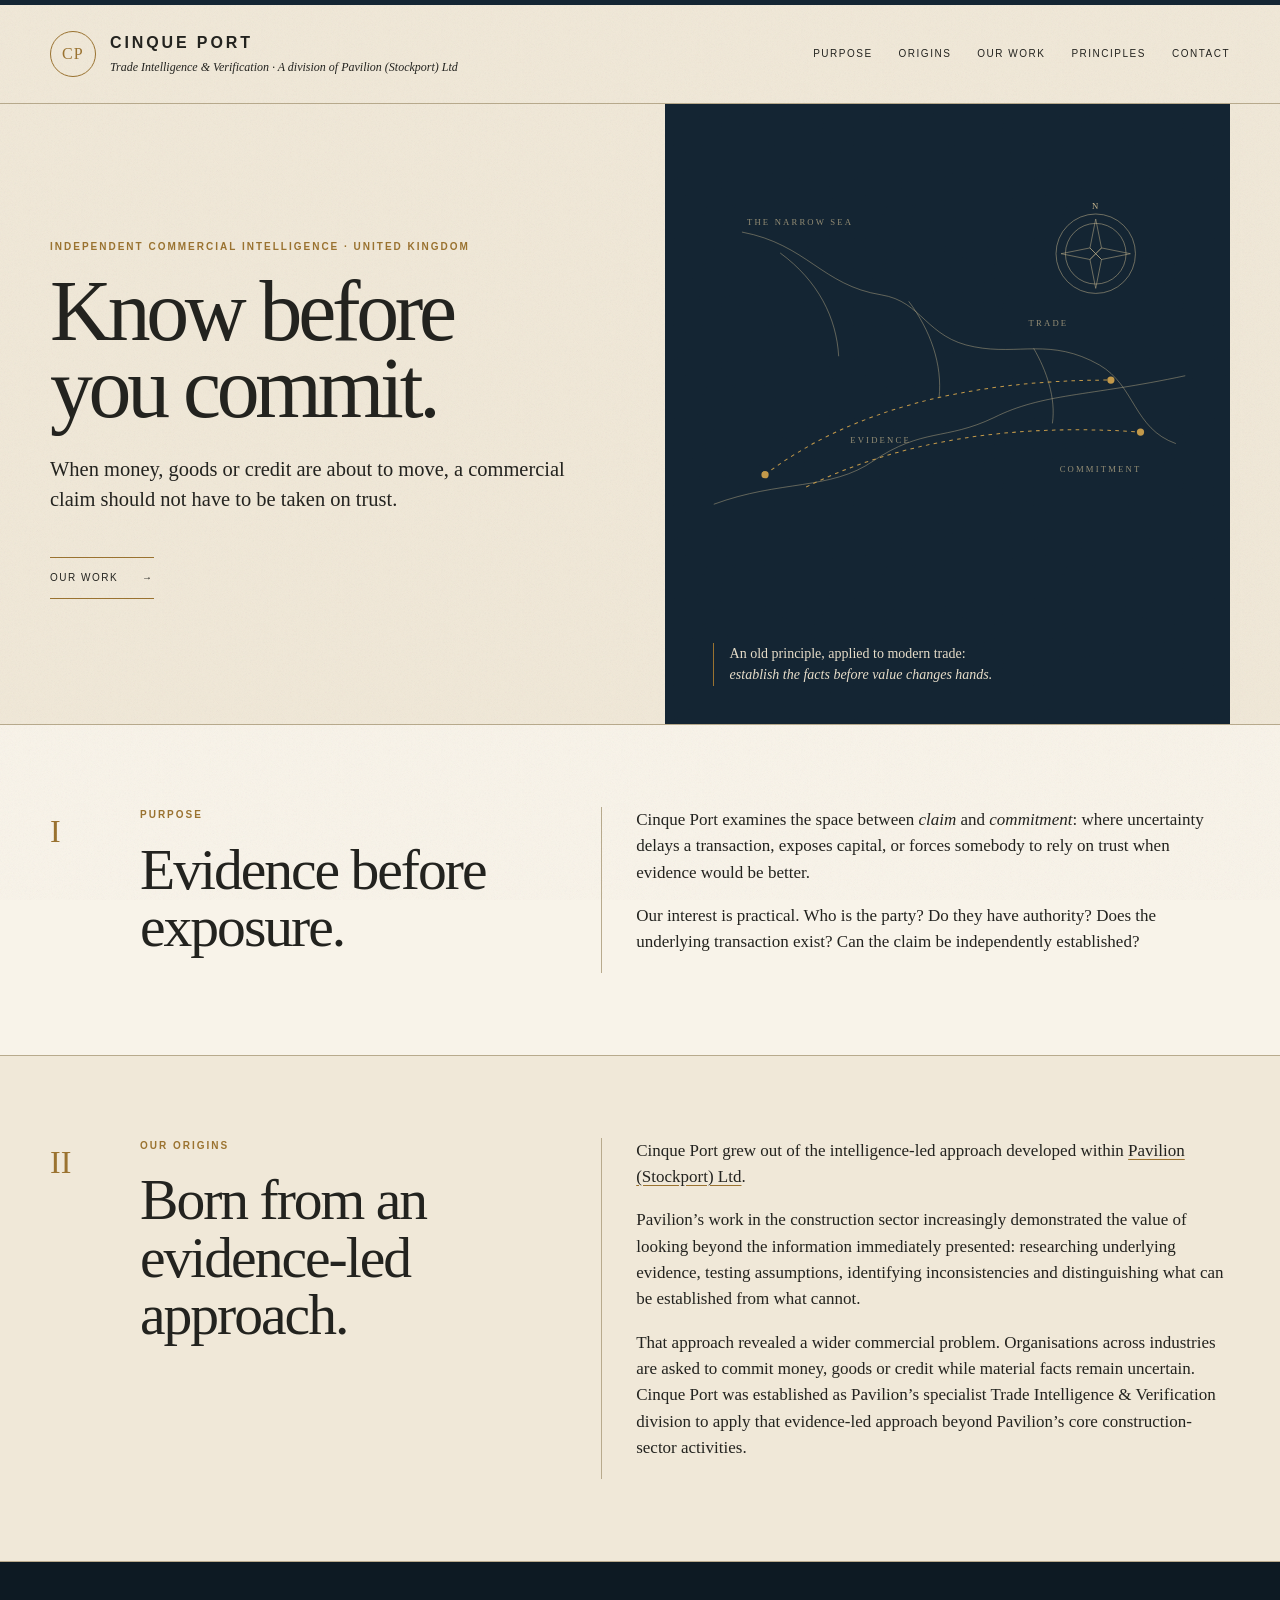
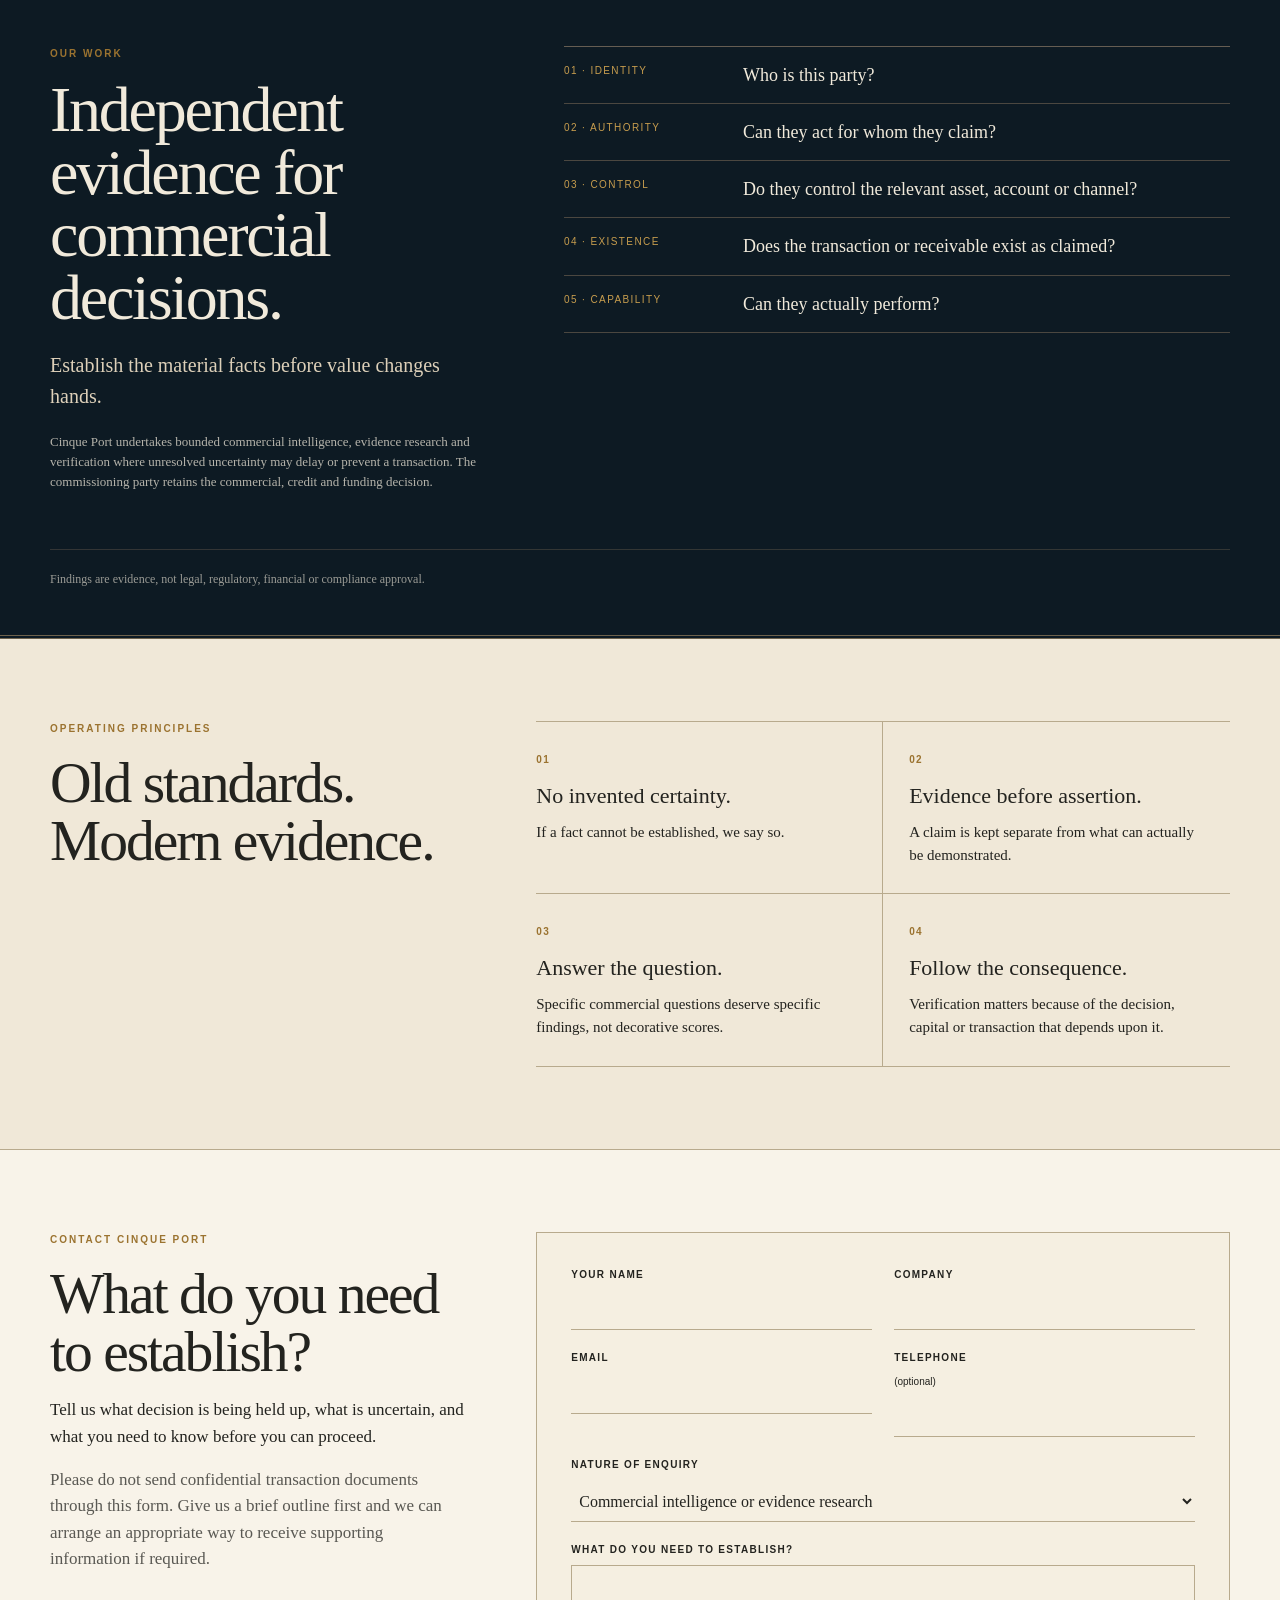
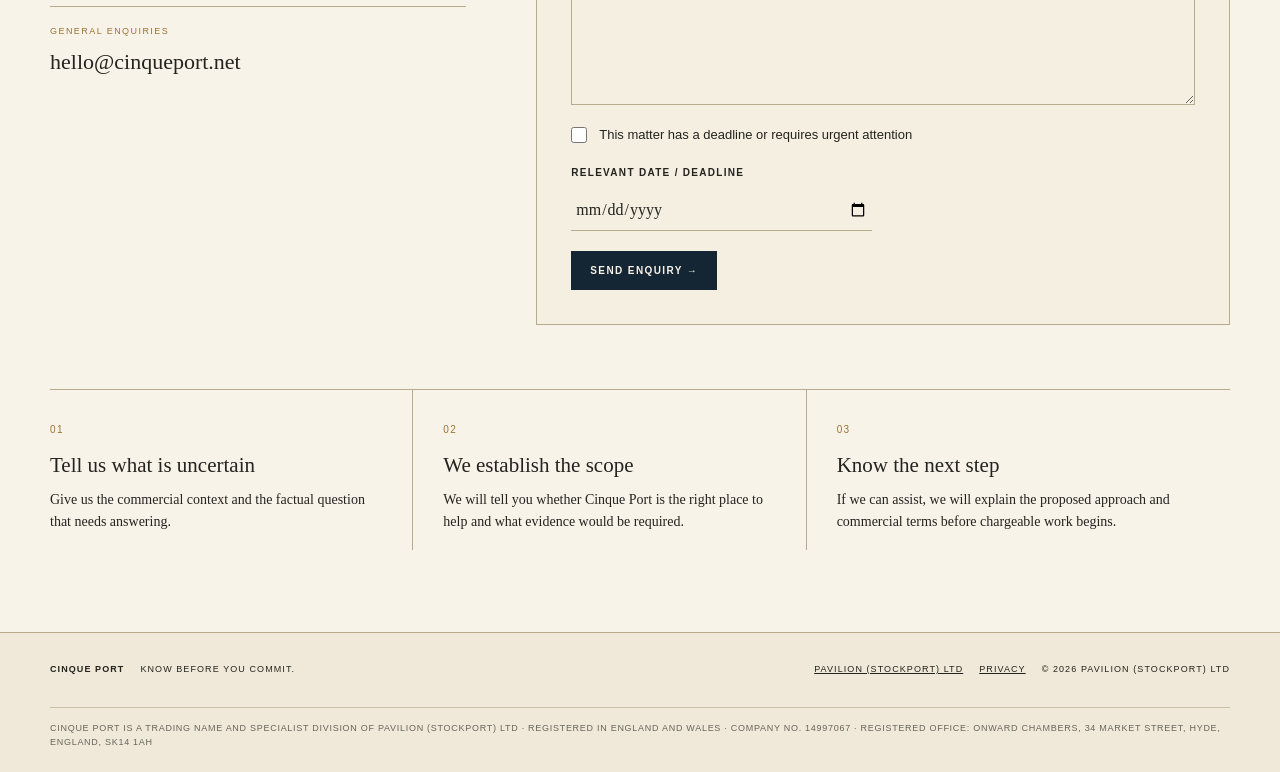
<file: index.html>
<!doctype html>
<html lang="en-GB">
<head>
<meta charset="utf-8">
<meta name="viewport" content="width=device-width,initial-scale=1">
<meta name="description" content="Cinque Port — independent commercial intelligence and evidence verification. A division of Pavilion (Stockport) Ltd.">
<title>Cinque Port — Know before you commit.</title>
<link rel="stylesheet" href="styles.css?v=5">
</head>
<body>
<header class="masthead">
  <div class="shell masthead-inner">
    <a class="wordmark" href="#top" aria-label="Cinque Port home">
      <span class="seal">CP</span>
      <span><b>CINQUE PORT</b><small>Trade Intelligence &amp; Verification · A division of Pavilion (Stockport) Ltd</small></span>
    </a>
    <nav><a href="#purpose">Purpose</a><a href="#origins">Origins</a><a href="#work">Our work</a><a href="#principles">Principles</a><a href="#contact">Contact</a></nav>
  </div>
</header>

<main id="top">
<section class="hero">
  <div class="shell hero-grid">
    <div class="hero-copy">
      <p class="kicker">Independent commercial intelligence · United Kingdom</p>
      <h1>Know before<br>you commit.</h1>
      <p class="standfirst">When money, goods or credit are about to move, a commercial claim should not have to be taken on trust.</p>
      <a class="cta" href="#work">Our work <span>→</span></a>
    </div>
    <div class="chart" aria-hidden="true">
      <svg viewBox="0 0 700 620">
        <g class="coast">
          <path d="M65 58 C155 75 176 132 258 145 C315 154 320 205 387 217 C448 229 493 204 560 242 C610 271 607 330 666 351"/>
          <path d="M26 435 C118 401 188 416 247 375 C315 329 347 347 414 315 C482 281 543 286 679 257"/>
          <path d="M118 87 C171 126 196 177 199 230 M296 154 C326 194 343 241 338 288 M469 219 C487 250 500 288 495 323"/>
        </g>
        <g class="routes"><path d="M97 394 Q270 263 576 263"/><path d="M154 411 Q347 316 617 335"/><circle cx="97" cy="394" r="5"/><circle cx="576" cy="263" r="5"/><circle cx="617" cy="335" r="5"/></g>
        <g class="labels"><text x="72" y="48">THE NARROW SEA</text><text x="462" y="188">TRADE</text><text x="215" y="350">EVIDENCE</text><text x="505" y="390">COMMITMENT</text></g>
        <g class="compass" transform="translate(555 88)"><circle r="55"/><circle r="42"/><path d="M0-48 L8-8 0 0 -8-8Z M48 0 L8 8 0 0 8-8Z M0 48 L-8 8 0 0 8 8Z M-48 0 L-8-8 0 0-8 8Z"/><text x="-5" y="-62">N</text></g>
      </svg>
      <p class="chart-note">An old principle, applied to modern trade:<br><em>establish the facts before value changes hands.</em></p>
    </div>
  </div>
</section>

<section id="purpose" class="light-section">
  <div class="shell section-grid">
    <div class="folio">I</div>
    <div class="section-title"><p class="kicker">Purpose</p><h2>Evidence before exposure.</h2></div>
    <div class="section-copy"><p>Cinque Port examines the space between <em>claim</em> and <em>commitment</em>: where uncertainty delays a transaction, exposes capital, or forces somebody to rely on trust when evidence would be better.</p><p>Our interest is practical. Who is the party? Do they have authority? Does the underlying transaction exist? Can the claim be independently established?</p></div>
  </div>
</section>

<section id="origins" class="light-section alt"><div class="shell section-grid"><div class="folio">II</div><div class="section-title"><p class="kicker">Our origins</p><h2>Born from an evidence-led approach.</h2></div><div class="section-copy"><p>Cinque Port grew out of the intelligence-led approach developed within <a href="https://pspt.ltd/" rel="noopener">Pavilion (Stockport) Ltd</a>.</p><p>Pavilion’s work in the construction sector increasingly demonstrated the value of looking beyond the information immediately presented: researching underlying evidence, testing assumptions, identifying inconsistencies and distinguishing what can be established from what cannot.</p><p>That approach revealed a wider commercial problem. Organisations across industries are asked to commit money, goods or credit while material facts remain uncertain. Cinque Port was established as Pavilion’s specialist Trade Intelligence &amp; Verification division to apply that evidence-led approach beyond Pavilion’s core construction-sector activities.</p></div></div></section>

<section id="work" class="dark-section">
  <div class="shell trail-layout">
    <div class="trail-intro">
      <p class="kicker">Our work</p>
      <h2>Independent evidence for commercial decisions.</h2>
      <p class="lead">Establish the material facts before value changes hands.</p>
      <p class="small-note">Cinque Port undertakes bounded commercial intelligence, evidence research and verification where unresolved uncertainty may delay or prevent a transaction. The commissioning party retains the commercial, credit and funding decision.</p>
    </div>
    <div class="questions">
      <div><span>01 · Identity</span><strong>Who is this party?</strong></div>
      <div><span>02 · Authority</span><strong>Can they act for whom they claim?</strong></div>
      <div><span>03 · Control</span><strong>Do they control the relevant asset, account or channel?</strong></div>
      <div><span>04 · Existence</span><strong>Does the transaction or receivable exist as claimed?</strong></div>
      <div><span>05 · Capability</span><strong>Can they actually perform?</strong></div>
    </div>
  </div>
  <div class="shell legal-note">Findings are evidence, not legal, regulatory, financial or compliance approval.</div>
</section>

<section id="principles" class="light-section alt">
  <div class="shell principles-layout">
    <div class="section-title"><p class="kicker">Operating principles</p><h2>Old standards.<br>Modern evidence.</h2></div>
    <div class="principle-grid">
      <article><b>01</b><h3>No invented certainty.</h3><p>If a fact cannot be established, we say so.</p></article>
      <article><b>02</b><h3>Evidence before assertion.</h3><p>A claim is kept separate from what can actually be demonstrated.</p></article>
      <article><b>03</b><h3>Answer the question.</h3><p>Specific commercial questions deserve specific findings, not decorative scores.</p></article>
      <article><b>04</b><h3>Follow the consequence.</h3><p>Verification matters because of the decision, capital or transaction that depends upon it.</p></article>
    </div>
  </div>
</section>

<section id="contact" class="contact-section">
  <div class="shell contact-layout contact-layout-form">
    <div class="contact-intro">
      <p class="kicker">Contact Cinque Port</p>
      <h2>What do you need to establish?</h2>
      <p>Tell us what decision is being held up, what is uncertain, and what you need to know before you can proceed.</p>
      <p class="small-note">Please do not send confidential transaction documents through this form. Give us a brief outline first and we can arrange an appropriate way to receive supporting information if required.</p>
      <div class="direct-contact">
        <span>General enquiries</span>
        <a href="mailto:hello@cinqueport.net">hello@cinqueport.net</a>
      </div>
    </div>
    <form class="cp-form" action="/contact-handler.php" method="post">
      <label>Your name<input name="name" required></label>
      <label>Company<input name="company"></label>
      <label>Email<input type="email" name="email" required></label>
      <label>Telephone <span>(optional)</span><input type="tel" name="telephone"></label>
      <label class="full">Nature of enquiry
        <select name="interest">
          <option>Commercial intelligence or evidence research</option>
          <option>Verification of a commercial claim</option>
          <option>Receivable or transaction verification</option>
          <option>Counterparty, authority or identity checks</option>
          <option>Research conversation</option>
          <option>Something else / Not sure</option>
        </select>
      </label>
      <label class="full">What do you need to establish?<textarea name="message" required></textarea></label>
      <label class="full check"><input type="checkbox" name="urgent" value="yes"> This matter has a deadline or requires urgent attention</label>
      <label>Relevant date / deadline<input type="date" name="deadline"></label>
      <div></div>
      <button class="form-button" type="submit">Send enquiry →</button>
    </form>
  </div>
  <div class="shell next-steps">
    <div><span>01</span><h3>Tell us what is uncertain</h3><p>Give us the commercial context and the factual question that needs answering.</p></div>
    <div><span>02</span><h3>We establish the scope</h3><p>We will tell you whether Cinque Port is the right place to help and what evidence would be required.</p></div>
    <div><span>03</span><h3>Know the next step</h3><p>If we can assist, we will explain the proposed approach and commercial terms before chargeable work begins.</p></div>
  </div>
</section>
</main>

<footer><div class="shell footer-inner"><div><b>CINQUE PORT</b><span>Know before you commit.</span></div><div><a href="https://pspt.ltd/" rel="noopener">Pavilion (Stockport) Ltd</a><a href="privacy.html">Privacy</a><span>© <span id="year"></span> Pavilion (Stockport) Ltd</span></div></div><div class="shell corporate-note">Cinque Port is a trading name and specialist division of Pavilion (Stockport) Ltd · Registered in England and Wales · Company No. 14997067 · Registered office: Onward Chambers, 34 Market Street, Hyde, England, SK14 1AH</div></footer>
<script src="script.js?v=5"></script>
<!-- CINQUE PORT BUILD 5 · PAVILION DIVISION -->
</body>
</html>
</file>
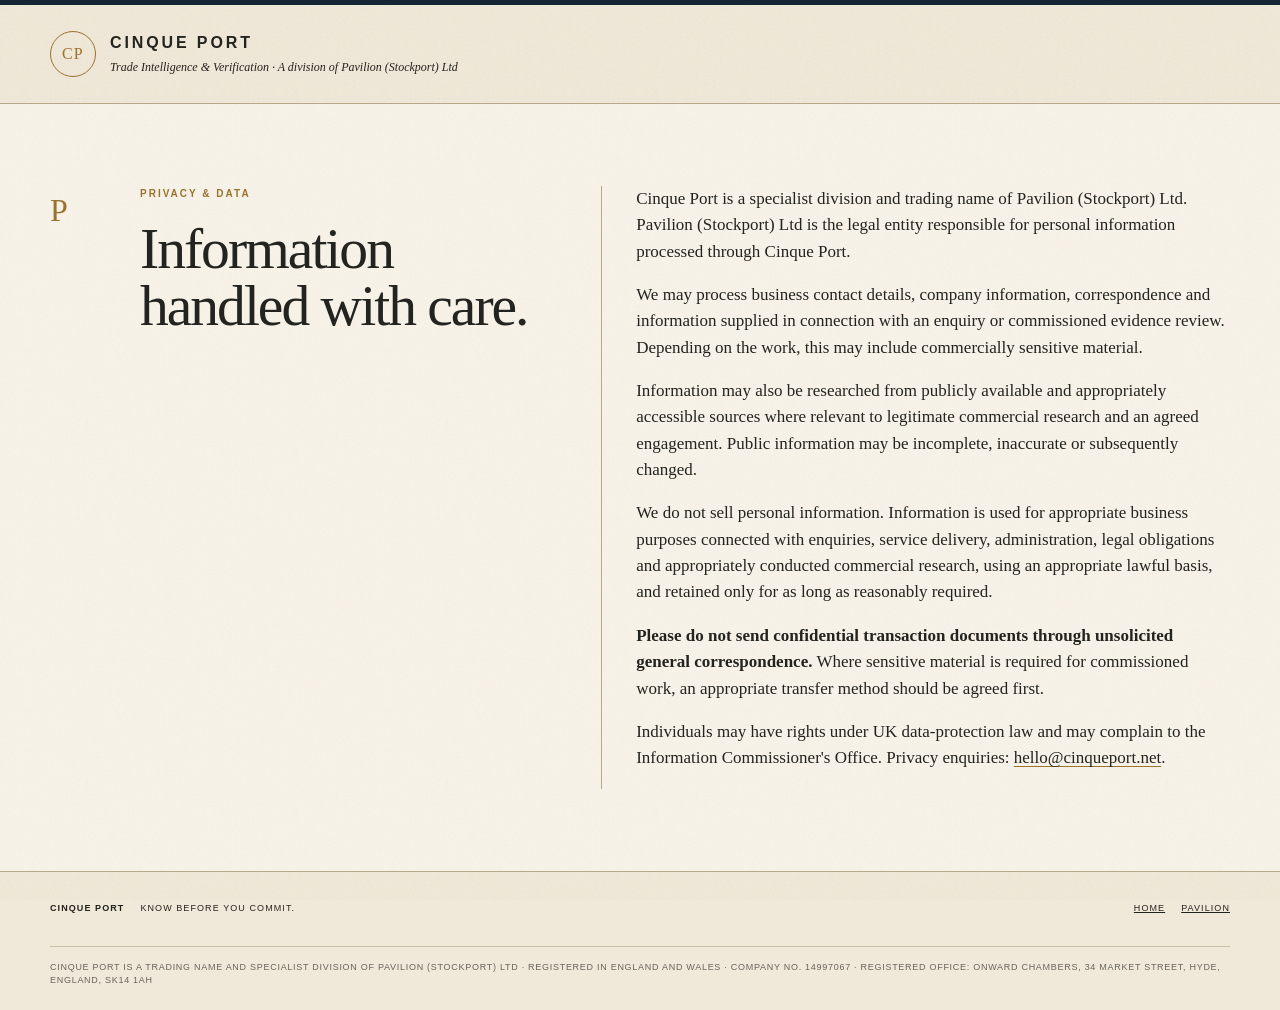
<file: privacy.html>
<!doctype html><html lang="en-GB"><head><meta charset="utf-8"><meta name="viewport" content="width=device-width,initial-scale=1"><meta name="description" content="Privacy information for Cinque Port, a division of Pavilion (Stockport) Ltd."><title>Privacy — Cinque Port</title><link rel="stylesheet" href="styles.css?v=4"></head><body><header class="masthead"><div class="shell masthead-inner"><a class="wordmark" href="index.html"><span class="seal">CP</span><span><b>CINQUE PORT</b><small>Trade Intelligence &amp; Verification · A division of Pavilion (Stockport) Ltd</small></span></a></div></header><main><section class="light-section" style="min-height:65vh"><div class="shell section-grid"><div class="folio">P</div><div class="section-title"><p class="kicker">Privacy &amp; data</p><h2>Information handled with care.</h2></div><div class="section-copy"><p>Cinque Port is a specialist division and trading name of Pavilion (Stockport) Ltd. Pavilion (Stockport) Ltd is the legal entity responsible for personal information processed through Cinque Port.</p><p>We may process business contact details, company information, correspondence and information supplied in connection with an enquiry or commissioned evidence review. Depending on the work, this may include commercially sensitive material.</p><p>Information may also be researched from publicly available and appropriately accessible sources where relevant to legitimate commercial research and an agreed engagement. Public information may be incomplete, inaccurate or subsequently changed.</p><p>We do not sell personal information. Information is used for appropriate business purposes connected with enquiries, service delivery, administration, legal obligations and appropriately conducted commercial research, using an appropriate lawful basis, and retained only for as long as reasonably required.</p><p><strong>Please do not send confidential transaction documents through unsolicited general correspondence.</strong> Where sensitive material is required for commissioned work, an appropriate transfer method should be agreed first.</p><p>Individuals may have rights under UK data-protection law and may complain to the Information Commissioner's Office. Privacy enquiries: <a href="mailto:hello@cinqueport.net">hello@cinqueport.net</a>.</p></div></div></section></main><footer><div class="shell footer-inner"><div><b>CINQUE PORT</b><span>Know before you commit.</span></div><div><a href="index.html">Home</a><a href="https://pspt.ltd/" rel="noopener">Pavilion</a></div></div><div class="shell corporate-note">Cinque Port is a trading name and specialist division of Pavilion (Stockport) Ltd · Registered in England and Wales · Company No. 14997067 · Registered office: Onward Chambers, 34 Market Street, Hyde, England, SK14 1AH</div></footer></body></html>
</file>
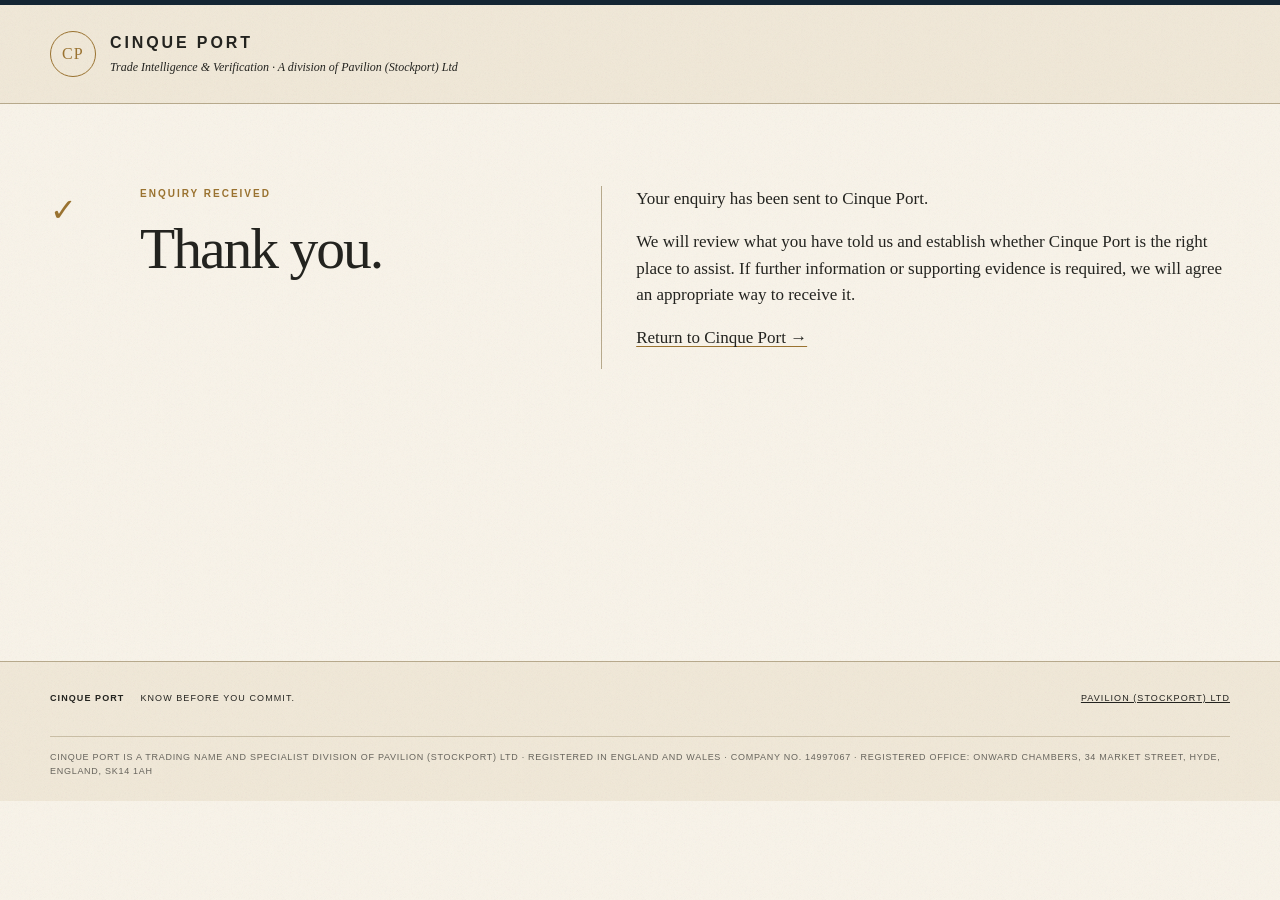
<file: thank-you.html>
<!doctype html><html lang="en-GB"><head><meta charset="utf-8"><meta name="viewport" content="width=device-width,initial-scale=1"><meta name="description" content="Thank you for contacting Cinque Port."><title>Thank you — Cinque Port</title><link rel="stylesheet" href="styles.css?v=5"></head><body><header class="masthead"><div class="shell masthead-inner"><a class="wordmark" href="index.html"><span class="seal">CP</span><span><b>CINQUE PORT</b><small>Trade Intelligence &amp; Verification · A division of Pavilion (Stockport) Ltd</small></span></a></div></header><main><section class="light-section" style="min-height:62vh"><div class="shell section-grid"><div class="folio">✓</div><div class="section-title"><p class="kicker">Enquiry received</p><h2>Thank you.</h2></div><div class="section-copy"><p>Your enquiry has been sent to Cinque Port.</p><p>We will review what you have told us and establish whether Cinque Port is the right place to assist. If further information or supporting evidence is required, we will agree an appropriate way to receive it.</p><p><a href="index.html">Return to Cinque Port →</a></p></div></div></section></main><footer><div class="shell footer-inner"><div><b>CINQUE PORT</b><span>Know before you commit.</span></div><div><a href="https://pspt.ltd/" rel="noopener">Pavilion (Stockport) Ltd</a></div></div><div class="shell corporate-note">Cinque Port is a trading name and specialist division of Pavilion (Stockport) Ltd · Registered in England and Wales · Company No. 14997067 · Registered office: Onward Chambers, 34 Market Street, Hyde, England, SK14 1AH</div></footer></body></html>
</file>
<file: styles.css>
:root{--navy:#142533;--deep:#0d1a23;--ink:#23231f;--paper:#f0e8d8;--cream:#f8f3e9;--gold:#9b7330;--rule:#b8aa8d;--serif:Georgia,"Times New Roman",serif;--sans:Arial,Helvetica,sans-serif}
*{box-sizing:border-box}html{scroll-behavior:smooth}body{margin:0;color:var(--ink);background:var(--cream);font-family:var(--serif);line-height:1.55}
body:after{content:"";position:fixed;inset:0;pointer-events:none;opacity:.055;background-image:url("data:image/svg+xml,%3Csvg xmlns='http://www.w3.org/2000/svg' width='180' height='180'%3E%3Cfilter id='n'%3E%3CfeTurbulence baseFrequency='.72' numOctaves='4' stitchTiles='stitch'/%3E%3C/filter%3E%3Crect width='100%25' height='100%25' filter='url(%23n)'/%3E%3C/svg%3E");mix-blend-mode:multiply}
.shell{width:min(1180px,calc(100% - 48px));margin:0 auto}
.masthead{background:var(--paper);border-top:5px solid var(--navy);border-bottom:1px solid var(--rule)}
.masthead-inner{min-height:98px;display:flex;align-items:center;justify-content:space-between;gap:30px}
.wordmark{display:flex;align-items:center;gap:14px;color:inherit;text-decoration:none}.seal{width:46px;height:46px;border:1px solid var(--gold);border-radius:50%;display:grid;place-items:center;color:var(--gold);font-size:16px;letter-spacing:.08em}.wordmark b{display:block;font-family:var(--sans);font-size:16px;letter-spacing:.18em}.wordmark small{display:block;font-size:12px;font-style:italic;margin-top:2px}
nav{display:flex;gap:26px;flex-wrap:wrap}nav a{font-family:var(--sans);font-size:10px;letter-spacing:.15em;text-transform:uppercase;text-decoration:none;color:inherit}nav a:hover{color:var(--gold)}
.hero{background:var(--paper);border-bottom:1px solid var(--rule)}.hero-grid{display:grid;grid-template-columns:minmax(0,1fr) minmax(0,.92fr);min-height:620px}.hero-copy{padding:88px 64px 78px 0;align-self:center}.kicker{margin:0 0 18px;font-family:var(--sans);font-size:10px;font-weight:700;letter-spacing:.2em;text-transform:uppercase;color:var(--gold)}
h1,h2,h3{font-weight:400;margin:0}h1{font-size:clamp(60px,6.7vw,104px);line-height:.9;letter-spacing:-.05em;margin-bottom:28px}.standfirst{max-width:620px;font-size:clamp(18px,1.6vw,23px);line-height:1.45}.cta{display:inline-flex;gap:24px;margin-top:22px;padding:12px 0;border-top:1px solid var(--gold);border-bottom:1px solid var(--gold);font-family:var(--sans);font-size:10px;letter-spacing:.15em;text-transform:uppercase;color:inherit;text-decoration:none}
.chart{position:relative;min-width:0;background:var(--navy);color:#d4c29b;overflow:hidden;padding:30px}.chart svg{display:block;width:100%;height:100%;min-height:520px}.coast path{fill:none;stroke:#c7b78f;stroke-width:1.1;opacity:.55}.routes path{fill:none;stroke:#c49a4a;stroke-width:1.4;stroke-dasharray:5 6}.routes circle{fill:#c49a4a}.labels text{fill:#c7b78f;font-family:Georgia,serif;font-size:12px;letter-spacing:3px;opacity:.72}.compass circle,.compass path{fill:none;stroke:#c7b78f;stroke-width:1;opacity:.7}.compass text{fill:#c7b78f;font-size:12px}.chart-note{position:absolute;left:48px;bottom:38px;margin:0;padding-left:16px;border-left:1px solid var(--gold);font-size:14px;color:#e9dfcb}
.light-section{padding:82px 0;background:var(--cream);border-bottom:1px solid var(--rule)}.light-section.alt{background:var(--paper)}.section-grid{display:grid;grid-template-columns:48px minmax(260px,.8fr) minmax(0,1.2fr);gap:42px;align-items:start}.folio{font-size:32px;color:var(--gold)}.section-title h2,.contact-layout h2{font-size:clamp(40px,4.5vw,64px);line-height:1;letter-spacing:-.035em}.section-copy{min-width:0;border-left:1px solid var(--rule);padding-left:34px;font-size:17px;max-width:740px}.section-copy p:first-child{margin-top:0}
.dark-section{padding:84px 0 26px;background:var(--deep);color:#f1eadb;border-bottom:4px double #6e624c}.trail-layout{display:grid;grid-template-columns:minmax(0,.9fr) minmax(0,1.35fr);gap:70px;align-items:start}.trail-intro{min-width:0}.trail-intro h2{font-size:clamp(46px,5vw,72px);line-height:.98;letter-spacing:-.035em}.lead{font-size:20px;color:#ddd0b9;max-width:420px}.small-note{font-size:13px;opacity:.74;max-width:520px}.questions{min-width:0;border-top:1px solid #655d52}.questions>div{display:grid;grid-template-columns:155px minmax(0,1fr);gap:24px;align-items:start;padding:16px 0;border-bottom:1px solid #4b4740}.questions span{font-family:var(--sans);font-size:10px;letter-spacing:.14em;text-transform:uppercase;color:#c79d4e}.questions strong{font-size:18px;font-weight:400;line-height:1.35}.legal-note{margin-top:44px;padding:20px 0;border-top:1px solid #4b4740;font-size:12px;opacity:.62}
.principles-layout{display:grid;grid-template-columns:minmax(280px,.75fr) minmax(0,1.25fr);gap:70px;align-items:start}.principle-grid{min-width:0;display:grid;grid-template-columns:1fr 1fr;border-top:1px solid var(--rule)}.principle-grid article{min-width:0;padding:24px 26px 26px 0;border-bottom:1px solid var(--rule);min-height:165px}.principle-grid article:nth-child(odd){border-right:1px solid var(--rule)}.principle-grid article:nth-child(even){padding-left:26px}.principle-grid b{font-family:var(--sans);font-size:10px;letter-spacing:.14em;color:var(--gold)}.principle-grid h3{font-size:22px;margin:8px 0}.principle-grid p{font-size:15px;margin:0}
.contact-section{padding:82px 0;background:var(--cream);border-bottom:1px solid var(--rule)}.contact-layout{display:grid;grid-template-columns:minmax(0,.9fr) minmax(0,1.1fr);gap:70px;align-items:center}.contact-copy{min-width:0;border-left:1px solid var(--gold);padding-left:34px}.contact-copy>a{display:block;color:inherit;text-decoration:none;font-size:clamp(24px,2.4vw,34px);line-height:1.5;overflow-wrap:anywhere}.contact-copy>a:hover{color:var(--gold)}
footer{background:var(--paper)}.section-copy a{color:inherit;text-decoration-color:var(--gold);text-underline-offset:3px}.footer-inner{min-height:74px;display:flex;align-items:center;justify-content:space-between;gap:24px;font-family:var(--sans);font-size:9px;letter-spacing:.12em;text-transform:uppercase}.footer-inner>div{display:flex;gap:16px;flex-wrap:wrap}.footer-inner a{color:inherit}.corporate-note{padding:0 0 22px;font-family:var(--sans);font-size:9px;line-height:1.55;letter-spacing:.08em;text-transform:uppercase;opacity:.66;border-top:1px solid var(--rule);padding-top:14px}
@media(max-width:900px){.shell{width:min(100% - 36px,760px)}nav{display:none}.hero-grid{grid-template-columns:1fr}.hero-copy{padding:70px 0 60px}.chart{min-height:430px}.chart svg{min-height:380px}.section-grid{grid-template-columns:36px 1fr}.section-copy{grid-column:2}.trail-layout,.principles-layout,.contact-layout{grid-template-columns:1fr;gap:44px}.trail-intro{max-width:620px}.principle-grid{grid-template-columns:1fr 1fr}}
@media(max-width:600px){.masthead-inner{min-height:84px}.wordmark small{display:none}.seal{width:40px;height:40px}.hero-copy{padding:58px 0 48px}h1{font-size:58px}.chart{min-height:340px;padding:8px}.chart svg{min-height:320px}.chart-note{left:22px;bottom:20px;font-size:12px}.light-section,.dark-section,.contact-section{padding:58px 0}.section-grid{grid-template-columns:1fr;gap:18px}.folio{font-size:20px}.section-copy{grid-column:1;border-left:0;padding-left:0}.questions>div{grid-template-columns:1fr;gap:4px}.principle-grid{grid-template-columns:1fr}.principle-grid article,.principle-grid article:nth-child(odd),.principle-grid article:nth-child(even){border-right:0;padding-left:0}.contact-copy{padding-left:20px}.footer-inner{padding:18px 0;flex-direction:column;align-items:flex-start}}

/* BUILD 5 — professional enquiry */
.contact-layout-form{grid-template-columns:minmax(0,.75fr) minmax(0,1.25fr);align-items:start}
.contact-intro>p:not(.kicker){font-size:17px;max-width:470px}
.direct-contact{margin-top:34px;padding-top:18px;border-top:1px solid var(--rule)}
.direct-contact span{display:block;font-family:var(--sans);font-size:9px;letter-spacing:.16em;text-transform:uppercase;color:var(--gold);margin-bottom:6px}
.direct-contact a{color:inherit;text-decoration:none;font-size:22px}
.cp-form{display:grid;grid-template-columns:1fr 1fr;gap:20px 22px;padding:34px;border:1px solid var(--rule);background:rgba(240,232,216,.45)}
.cp-form label{display:flex;flex-direction:column;gap:8px;font-family:var(--sans);font-size:10px;font-weight:700;letter-spacing:.13em;text-transform:uppercase}
.cp-form label span{font-weight:400;text-transform:none;letter-spacing:0}
.cp-form .full{grid-column:1/-1}
.cp-form input,.cp-form select,.cp-form textarea{width:100%;border:0;border-bottom:1px solid var(--rule);background:transparent;color:var(--ink);font-family:var(--serif);font-size:16px;padding:11px 4px 10px;outline:none;border-radius:0}
.cp-form select{font-family:var(--serif)}
.cp-form textarea{min-height:140px;resize:vertical;border:1px solid var(--rule);padding:12px}
.cp-form input:focus,.cp-form select:focus,.cp-form textarea:focus{border-color:var(--gold)}
.cp-form .check{display:grid;grid-template-columns:18px 1fr;align-items:center;gap:10px;text-transform:none;letter-spacing:0;font-size:13px;font-weight:400}
.cp-form .check input{width:16px;height:16px;margin:0}
.form-button{justify-self:start;border:1px solid var(--navy);background:var(--navy);color:var(--cream);padding:13px 18px;font-family:var(--sans);font-size:10px;font-weight:700;letter-spacing:.14em;text-transform:uppercase;cursor:pointer}
.form-button:hover{background:transparent;color:var(--navy)}
.next-steps{display:grid;grid-template-columns:repeat(3,1fr);gap:0;margin-top:64px;border-top:1px solid var(--rule)}
.next-steps>div{padding:26px 30px 0 0;min-height:160px}
.next-steps>div:not(:last-child){border-right:1px solid var(--rule);margin-right:30px}
.next-steps span{font-family:var(--sans);font-size:10px;letter-spacing:.14em;color:var(--gold)}
.next-steps h3{font-size:21px;margin:8px 0}
.next-steps p{font-size:14px;margin:0}
@media(max-width:900px){.contact-layout-form{grid-template-columns:1fr}.cp-form{margin-top:4px}.next-steps{grid-template-columns:1fr}.next-steps>div:not(:last-child){border-right:0;border-bottom:1px solid var(--rule);margin-right:0;padding-bottom:24px}}
@media(max-width:600px){.cp-form{grid-template-columns:1fr;padding:24px 18px}.cp-form .full{grid-column:1}.direct-contact a{font-size:19px}}
</file>
